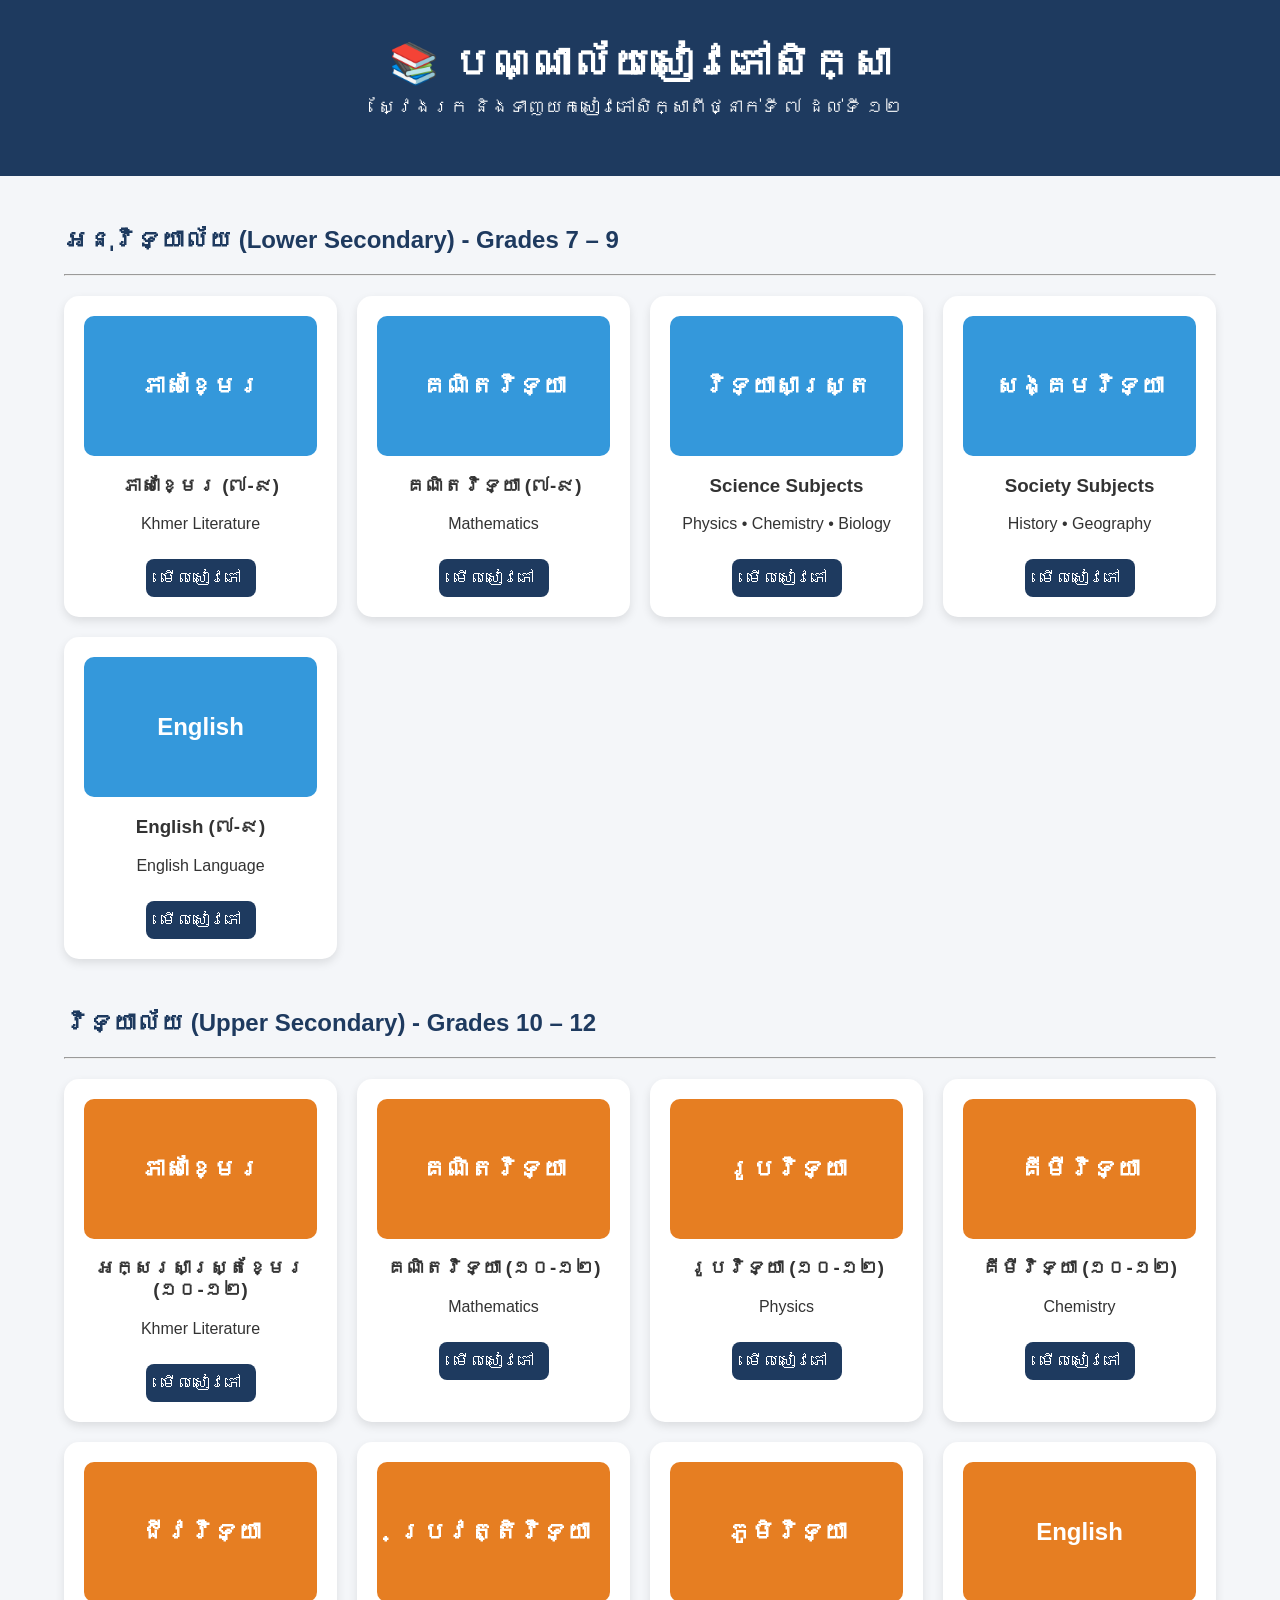
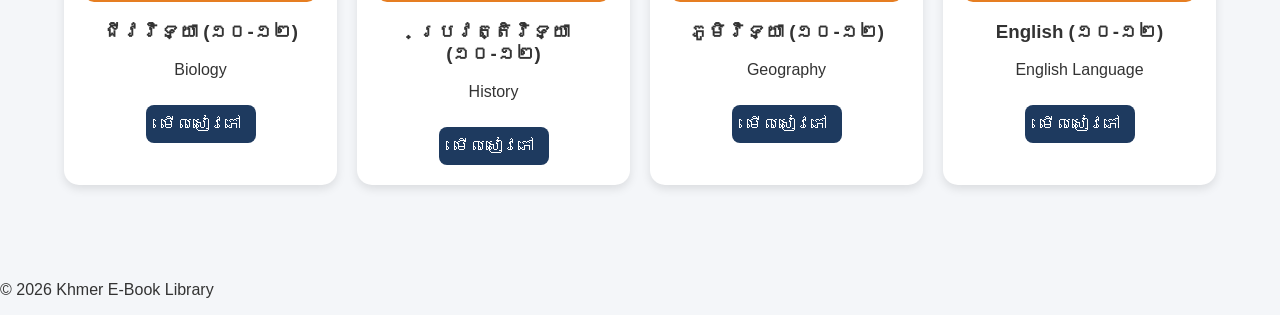
<file: index.html>
<!DOCTYPE html>
<html lang="km">

<head>
    <meta charset="UTF-8">
    <meta name="viewport" content="width=device-width, initial-scale=1.0">

    <title>Khmer E-Book Library</title>

    <link rel="stylesheet" href="style.css">
</head>

<body>

    <!-- HEADER -->
    <header class="main-header">

        <h1>📚 បណ្ណាល័យសៀវភៅសិក្សា</h1>

        <p>
            ស្វែងរក និងទាញយកសៀវភៅសិក្សាពីថ្នាក់ទី ៧ ដល់ទី ១២
        </p>

    </header>

    <!-- MAIN CONTENT -->
    <main class="container">

        <!-- LOWER SECONDARY -->
        <section class="school-level">

            <h2>
                អនុវិទ្យាល័យ (Lower Secondary) - Grades 7 – 9
            </h2>

            <hr>

            <div class="book-grid">

                <!-- KHMER -->
                <div class="book-card">

                    <div class="book-cover secondary">
                        ភាសាខ្មែរ
                    </div>

                    <h3>ភាសាខ្មែរ (៧-៩)</h3>

                    <p>Khmer Literature</p>

                    <a href="khmer-secondary.html"
                       class="btn-download">

                       មើលសៀវភៅ

                    </a>

                </div>

                <!-- MATH -->
                <div class="book-card">

                    <div class="book-cover secondary">
                        គណិតវិទ្យា
                    </div>

                    <h3>គណិតវិទ្យា (៧-៩)</h3>

                    <p>Mathematics</p>

                    <a href="math-secondary.html"
                       class="btn-download">

                       មើលសៀវភៅ

                    </a>

                </div>

                <!-- SCIENCE -->
                <div class="book-card">

                    <div class="book-cover secondary">
                        វិទ្យាសាស្ត្រ
                    </div>

                    <h3>Science Subjects</h3>

                    <p>Physics • Chemistry • Biology</p>

                    <a href="Science secondary.html"
                       class="btn-download">

                       មើលសៀវភៅ

                    </a>

                </div>

                <!-- SOCIETY -->
                <div class="book-card">

                    <div class="book-cover secondary">
                        សង្គមវិទ្យា
                    </div>

                    <h3>Society Subjects</h3>

                    <p>History • Geography</p>

                    <a href="Society secondary.html"
                       class="btn-download">

                       មើលសៀវភៅ

                    </a>

                </div>

                <!-- ENGLISH -->
                <div class="book-card">

                    <div class="book-cover secondary">
                        English
                    </div>

                    <h3>English (៧-៩)</h3>

                    <p>English Language</p>

                    <a href="english-secondary.html"
                       class="btn-download">

                       មើលសៀវភៅ

                    </a>

                </div>

            </div>

        </section>

        <!-- HIGH SCHOOL -->
        <section class="school-level">

            <h2>
                វិទ្យាល័យ (Upper Secondary) - Grades 10 – 12
            </h2>

            <hr>

            <div class="book-grid">

                <!-- KHMER -->
                <div class="book-card">

                    <div class="book-cover high">
                        ភាសាខ្មែរ
                    </div>

                    <h3>អក្សរសាស្ត្រខ្មែរ (១០-១២)</h3>

                    <p>Khmer Literature</p>

                    <a href="khmer-high.html"
                       class="btn-download">

                       មើលសៀវភៅ

                    </a>

                </div>

                <!-- MATH -->
                <div class="book-card">

                    <div class="book-cover high">
                        គណិតវិទ្យា
                    </div>

                    <h3>គណិតវិទ្យា (១០-១២)</h3>

                    <p>Mathematics</p>

                    <a href="math-high.html"
                    class="btn-download">

                       មើលសៀវភៅ

                    </a>

                </div>

                <!-- PHYSICS -->
                <div class="book-card">

                    <div class="book-cover high">
                        រូបវិទ្យា
                    </div>

                    <h3>រូបវិទ្យា (១០-១២)</h3>

                    <p>Physics</p>

                    <a href="physics-high.html"
                       class="btn-download">

                       មើលសៀវភៅ

                    </a>

                </div>

                <!-- CHEMISTRY -->
                <div class="book-card">

                    <div class="book-cover high">
                        គីមីវិទ្យា
                    </div>

                    <h3>គីមីវិទ្យា (១០-១២)</h3>

                    <p>Chemistry</p>

                    <a href="chemistry-high.html"
                       class="btn-download">

                       មើលសៀវភៅ

                    </a>

                </div>

                <!-- BIOLOGY -->
                <div class="book-card">

                    <div class="book-cover high">
                        ជីវវិទ្យា
                    </div>

                    <h3>ជីវវិទ្យា (១០-១២)</h3>

                    <p>Biology</p>

                    <a href="biology-high.html"
                       class="btn-download">

                       មើលសៀវភៅ

                    </a>

                </div>

                <!-- HISTORY -->
                <div class="book-card">

                    <div class="book-cover high">
                        ប្រវត្តិវិទ្យា
                    </div>

                    <h3>ប្រវត្តិវិទ្យា (១០-១២)</h3>

                    <p>History</p>

                    <a href="history-high.html"
                       class="btn-download">

                       មើលសៀវភៅ

                    </a>

                </div>

                <!-- GEOGRAPHY -->
                <div class="book-card">

                    <div class="book-cover high">
                        ភូមិវិទ្យា
                    </div>

                    <h3>ភូមិវិទ្យា (១០-១២)</h3>

                    <p>Geography</p>

                    <a href="geography-high.html"
                       class="btn-download">

                       មើលសៀវភៅ

                    </a>

                </div>

                <!-- ENGLISH -->
                <div class="book-card">

                    <div class="book-cover high">
                        English
                    </div>

                    <h3>English (១០-១២)</h3>

                    <p>English Language</p>

                    <a href="english-high.html"
                       class="btn-download">

                       មើលសៀវភៅ

                    </a>

                </div>

            </div>

        </section>

    </main>

    <!-- FOOTER -->
    <footer>

        <p>
            © 2026 Khmer E-Book Library
        </p>

    </footer>

</body>
</html>
</file>
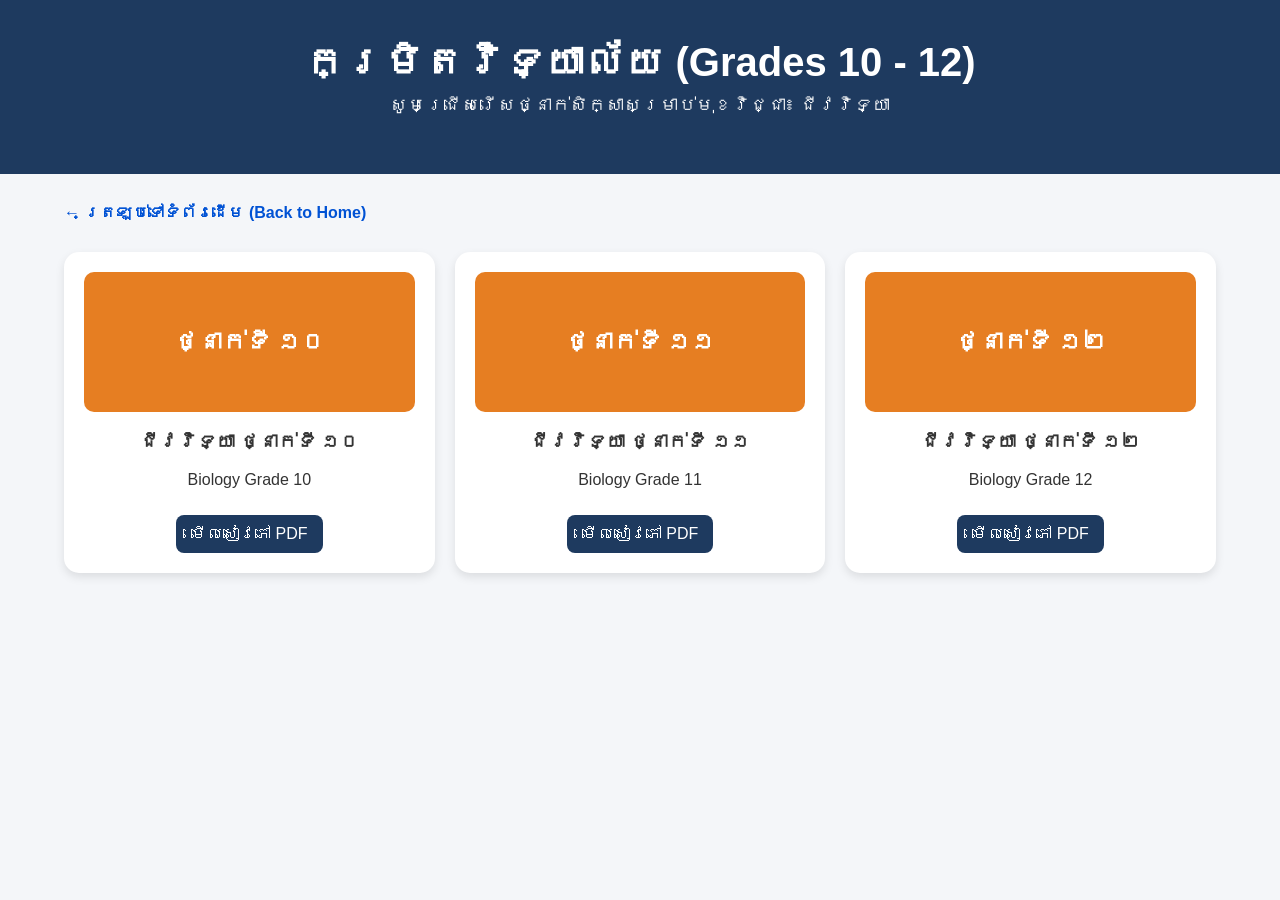
<file: biology-high.html>
<!DOCTYPE html>
<html lang="km">
<head>
    <meta charset="UTF-8">
    <meta name="viewport" content="width=device-width, initial-scale=1.0">
    <title>ជីវវិទ្យា ថ្នាក់ទី ១០-១២</title>
    <link rel="stylesheet" href="style.css">
</head>
<body>
    <header class="main-header">
        <h1>កម្រិតវិទ្យាល័យ (Grades 10 - 12)</h1>
        <p>សូមជ្រើសរើសថ្នាក់សិក្សាសម្រាប់មុខវិជ្ជា៖ ជីវវិទ្យា</p>
    </header>
    <main class="container">
        <div style="margin-bottom: 30px;">
            <a href="index.html" style="text-decoration: none; color: #0052d4; font-weight: bold;">← ត្រឡប់ទៅទំព័រដើម (Back to Home)</a>
        </div>
        <div class="book-grid">
            <div class="book-card">
                <div class="book-cover high">ថ្នាក់ទី ១០</div>
                <h3>ជីវវិទ្យា ថ្នាក់ទី ១០</h3>
                <p>Biology Grade 10</p>
                <a href="bio 10.pdf" target="_blank" class="btn-download">មើលសៀវភៅ PDF</a>
            </div>
            <div class="book-card">
                <div class="book-cover high">ថ្នាក់ទី ១១</div>
                <h3>ជីវវិទ្យា ថ្នាក់ទី ១១</h3>
                <p>Biology Grade 11</p>
                <a href="bio 11.pdf" target="_blank" class="btn-download">មើលសៀវភៅ PDF</a>
            </div>
            <div class="book-card">
                <div class="book-cover high">ថ្នាក់ទី ១២</div>
                <h3>ជីវវិទ្យា ថ្នាក់ទី ១២</h3>
                <p>Biology Grade 12</p>
                <a href="bio 12.pdf" target="_blank" class="btn-download">មើលសៀវភៅ PDF</a>
            </div>
        </div>
    </main>
</body>
</html>
</file>
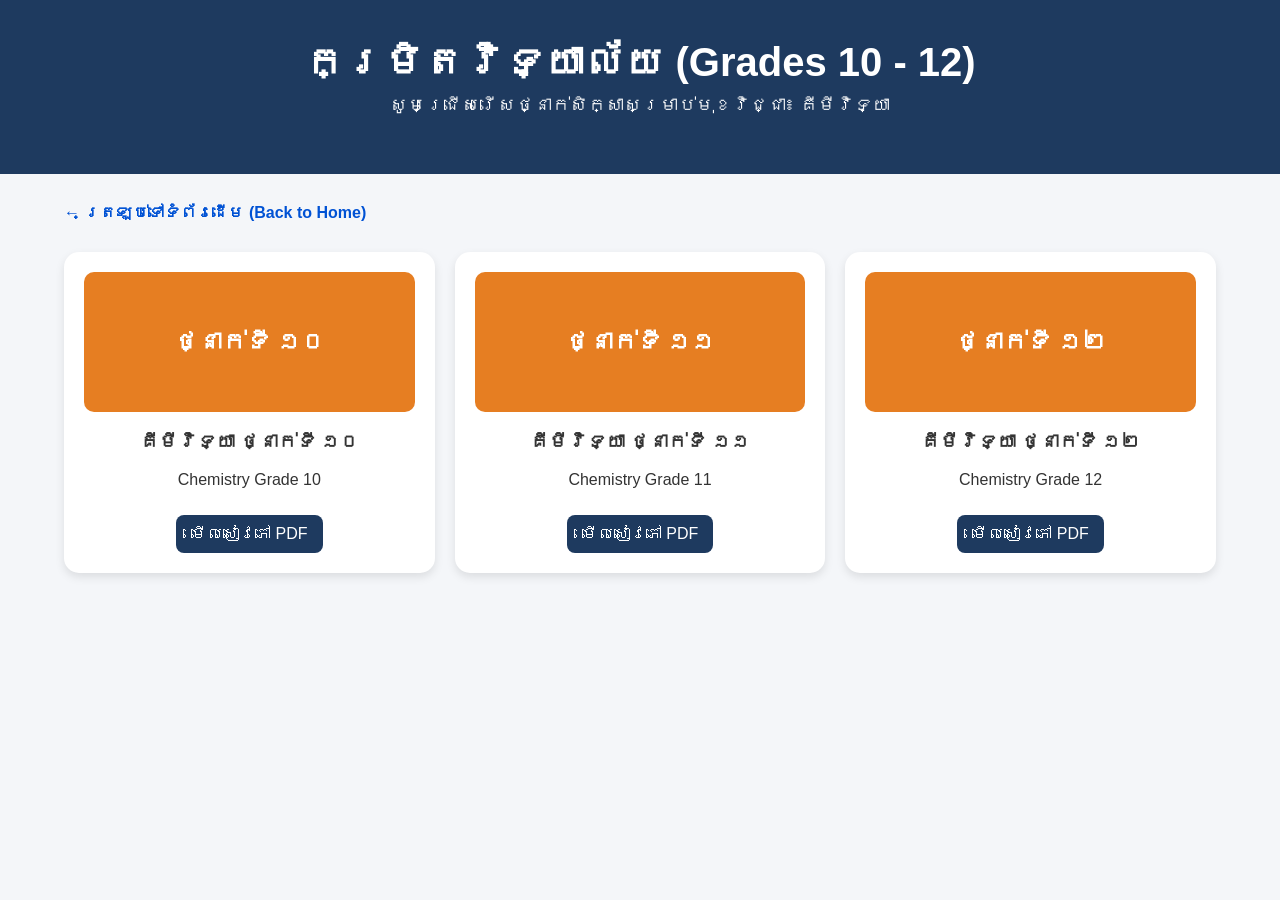
<file: chemistry-high.html>
<!DOCTYPE html>
<html lang="km">
<head>
    <meta charset="UTF-8">
    <meta name="viewport" content="width=device-width, initial-scale=1.0">
    <title>គីមីវិទ្យា ថ្នាក់ទី ១០-១២</title>
    <link rel="stylesheet" href="style.css">
</head>
<body>
    <header class="main-header">
        <h1>កម្រិតវិទ្យាល័យ (Grades 10 - 12)</h1>
        <p>សូមជ្រើសរើសថ្នាក់សិក្សាសម្រាប់មុខវិជ្ជា៖ គីមីវិទ្យា</p>
    </header>
    <main class="container">
        <div style="margin-bottom: 30px;">
            <a href="index.html" style="text-decoration: none; color: #0052d4; font-weight: bold;">← ត្រឡប់ទៅទំព័រដើម (Back to Home)</a>
        </div>
        <div class="book-grid">
            <div class="book-card">
                <div class="book-cover high">ថ្នាក់ទី ១០</div>
                <h3>គីមីវិទ្យា ថ្នាក់ទី ១០</h3>
                <p>Chemistry Grade 10</p>
                <a href="#" target="_blank" class="btn-download">មើលសៀវភៅ PDF</a>
            </div>
            <div class="book-card">
                <div class="book-cover high">ថ្នាក់ទី ១១</div>
                <h3>គីមីវិទ្យា ថ្នាក់ទី ១១</h3>
                <p>Chemistry Grade 11</p>
                <a href="#" target="_blank" class="btn-download">មើលសៀវភៅ PDF</a>
            </div>
            <div class="book-card">
                <div class="book-cover high">ថ្នាក់ទី ១២</div>
                <h3>គីមីវិទ្យា ថ្នាក់ទី ១២</h3>
                <p>Chemistry Grade 12</p>
                <a href="kimi 12.pdf" target="_blank" class="btn-download">មើលសៀវភៅ PDF</a>
            </div>
        </div>
    </main>
</body>
</html>
</file>
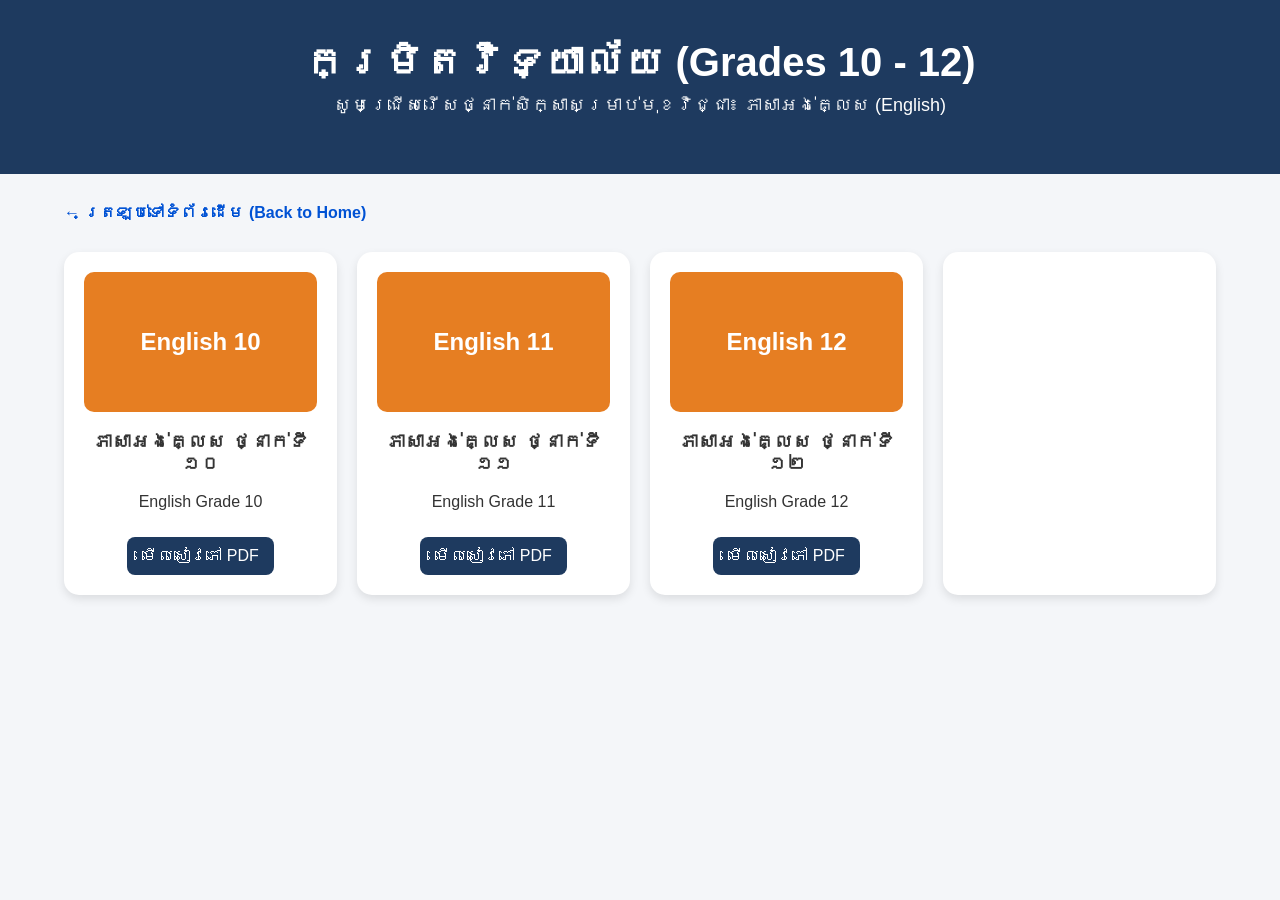
<file: english-high.html>
<!DOCTYPE html>
<html lang="km">
<head>
    <meta charset="UTF-8">
    <meta name="viewport" content="width=device-width, initial-scale=1.0">
    <title>ភាសាអង់គ្លេស ថ្នាក់ទី ១០-១២</title>
    <link rel="stylesheet" href="style.css">
</head>
<body>
    <header class="main-header">
        <h1>កម្រិតវិទ្យាល័យ (Grades 10 - 12)</h1>
        <p>សូមជ្រើសរើសថ្នាក់សិក្សាសម្រាប់មុខវិជ្ជា៖ ភាសាអង់គ្លេស (English)</p>
    </header>
    <main class="container">
        <div style="margin-bottom: 30px;">
            <a href="index.html" style="text-decoration: none; color: #0052d4; font-weight: bold;">← ត្រឡប់ទៅទំព័រដើម (Back to Home)</a>
        </div>
        <div class="book-grid">
            <div class="book-card">
                <div class="book-cover high">English 10</div>
                <h3>ភាសាអង់គ្លេស ថ្នាក់ទី ១០</h3>
                <p>English Grade 10</p>
                <a href="english 10.pdf" target="_blank" class="btn-download">មើលសៀវភៅ PDF</a>
            </div>
            <div class="book-card">
                <div class="book-cover high">English 11</div>
                <h3>ភាសាអង់គ្លេស ថ្នាក់ទី ១១</h3>
                <p>English Grade 11</p>
                <a href="english 11.pdf" target="_blank" class="btn-download">មើលសៀវភៅ PDF</a>
            </div>
            <div class="book-card">
                <div class="book-cover high">English 12</div>
                <h3>ភាសាអង់គ្លេស ថ្នាក់ទី ១២</h3>
                <p>English Grade 12</p>
                <a href="english 12.pdf" target="_blank" class="btn-download">មើលសៀវភៅ PDF</a>
            </div>
            <div class="book-card">
        </div>
    </main>
</body>
</html>
</file>
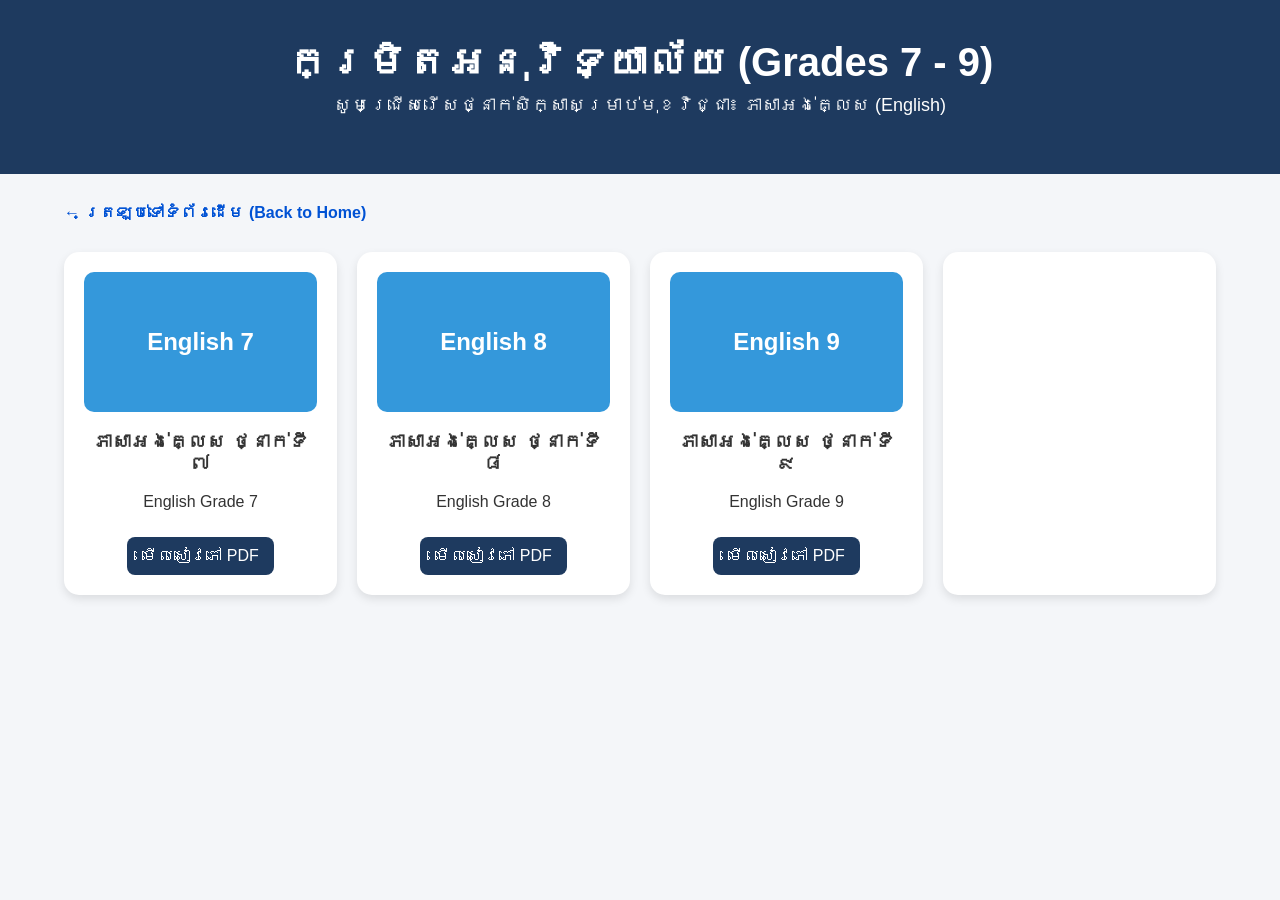
<file: english-secondary.html>
<!DOCTYPE html>
<html lang="km">
<head>
    <meta charset="UTF-8">
    <meta name="viewport" content="width=device-width, initial-scale=1.0">
    <title>ភាសាអង់គ្លេស ថ្នាក់ទី ៧-៩</title>
    <link rel="stylesheet" href="style.css">
</head>
<body>
    <header class="main-header">
        <h1>កម្រិតអនុវិទ្យាល័យ (Grades 7 - 9)</h1>
        <p>សូមជ្រើសរើសថ្នាក់សិក្សាសម្រាប់មុខវិជ្ជា៖ ភាសាអង់គ្លេស (English)</p>
    </header>
    <main class="container">
        <div style="margin-bottom: 30px;">
            <a href="index.html" style="text-decoration: none; color: #0052d4; font-weight: bold;">← ត្រឡប់ទៅទំព័រដើម (Back to Home)</a>
        </div>
        <div class="book-grid">
            <div class="book-card">
                <div class="book-cover secondary">English 7</div>
                <h3>ភាសាអង់គ្លេស ថ្នាក់ទី ៧</h3>
                <p>English Grade 7</p>
                <a href="ថ្នាក់ទី៧៖ English.pdf" target="_blank" class="btn-download">មើលសៀវភៅ PDF</a>
            </div>
            <div class="book-card">
                <div class="book-cover secondary">English 8</div>
                <h3>ភាសាអង់គ្លេស ថ្នាក់ទី ៨</h3>
                <p>English Grade 8</p>
                <a href="ថ្នាក់ទី៨៖ English Grade 8.pdf" target="_blank" class="btn-download">មើលសៀវភៅ PDF</a>
            </div>
            <div class="book-card">
                <div class="book-cover secondary">English 9</div>
                <h3>ភាសាអង់គ្លេស ថ្នាក់ទី ៩</h3>
                <p>English Grade 9</p>
                <a href="ថ្នាក់ទី៩៖ English Grade 9.pdf" target="_blank" class="btn-download">មើលសៀវភៅ PDF</a>
            </div>
            <div class="book-card">
        </div>
    </main>
</body>
</html>
</file>
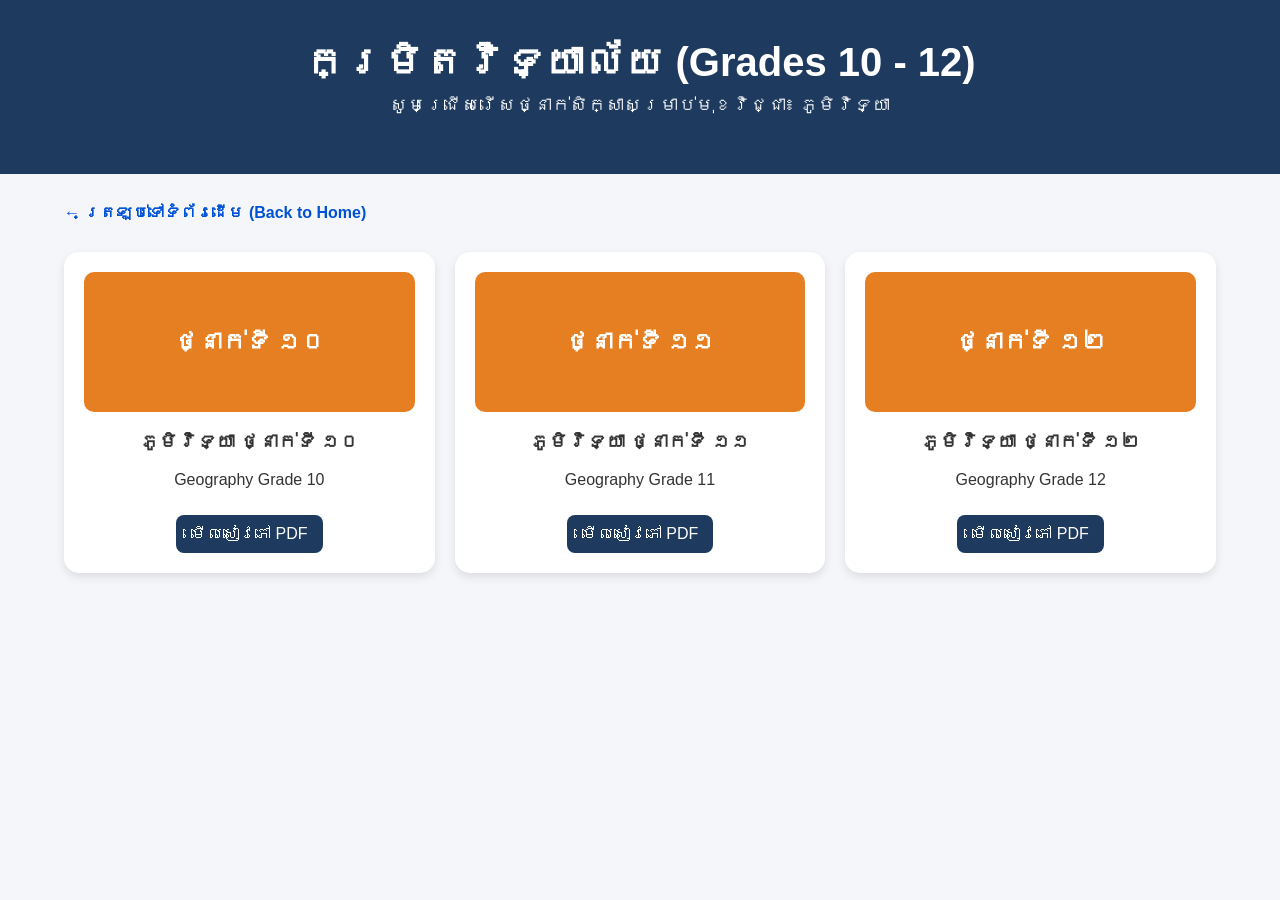
<file: geography-high.html>
<!DOCTYPE html>
<html lang="km">
<head>
    <meta charset="UTF-8">
    <meta name="viewport" content="width=device-width, initial-scale=1.0">
    <title>ភូមិវិទ្យា ថ្នាក់ទី ១០-១២</title>
    <link rel="stylesheet" href="style.css">
</head>
<body>
    <header class="main-header">
        <h1>កម្រិតវិទ្យាល័យ (Grades 10 - 12)</h1>
        <p>សូមជ្រើសរើសថ្នាក់សិក្សាសម្រាប់មុខវិជ្ជា៖ ភូមិវិទ្យា</p>
    </header>
    <main class="container">
        <div style="margin-bottom: 30px;">
            <a href="index.html" style="text-decoration: none; color: #0052d4; font-weight: bold;">← ត្រឡប់ទៅទំព័រដើម (Back to Home)</a>
        </div>
        <div class="book-grid">
            <div class="book-card">
                <div class="book-cover high">ថ្នាក់ទី ១០</div>
                <h3>ភូមិវិទ្យា ថ្នាក់ទី ១០</h3>
                <p>Geography Grade 10</p>
                <a href="#" target="_blank" class="btn-download">មើលសៀវភៅ PDF</a>
            </div>
            <div class="book-card">
                <div class="book-cover
    high">ថ្នាក់ទី ១១</div>
                <h3>ភូមិវិទ្យា ថ្នាក់ទី ១១</h3>
                <p>Geography Grade 11</p>
                <a href="geo 11.pdf" target="_blank" class="btn-download">មើលសៀវភៅ PDF</a>
            </div>
            <div class="book-card">
                <div class="book-cover
        high">ថ្នាក់ទី ១២</div>
                <h3>ភូមិវិទ្យា ថ្នាក់ទី ១២</h3>
                <p>Geography Grade 12</p>
                <a href="geo 12.pdf" target="_blank" class="btn-download">មើលសៀវភៅ PDF</a>
            </div>
        </div>
    </main>
</body>
</html>
</file>
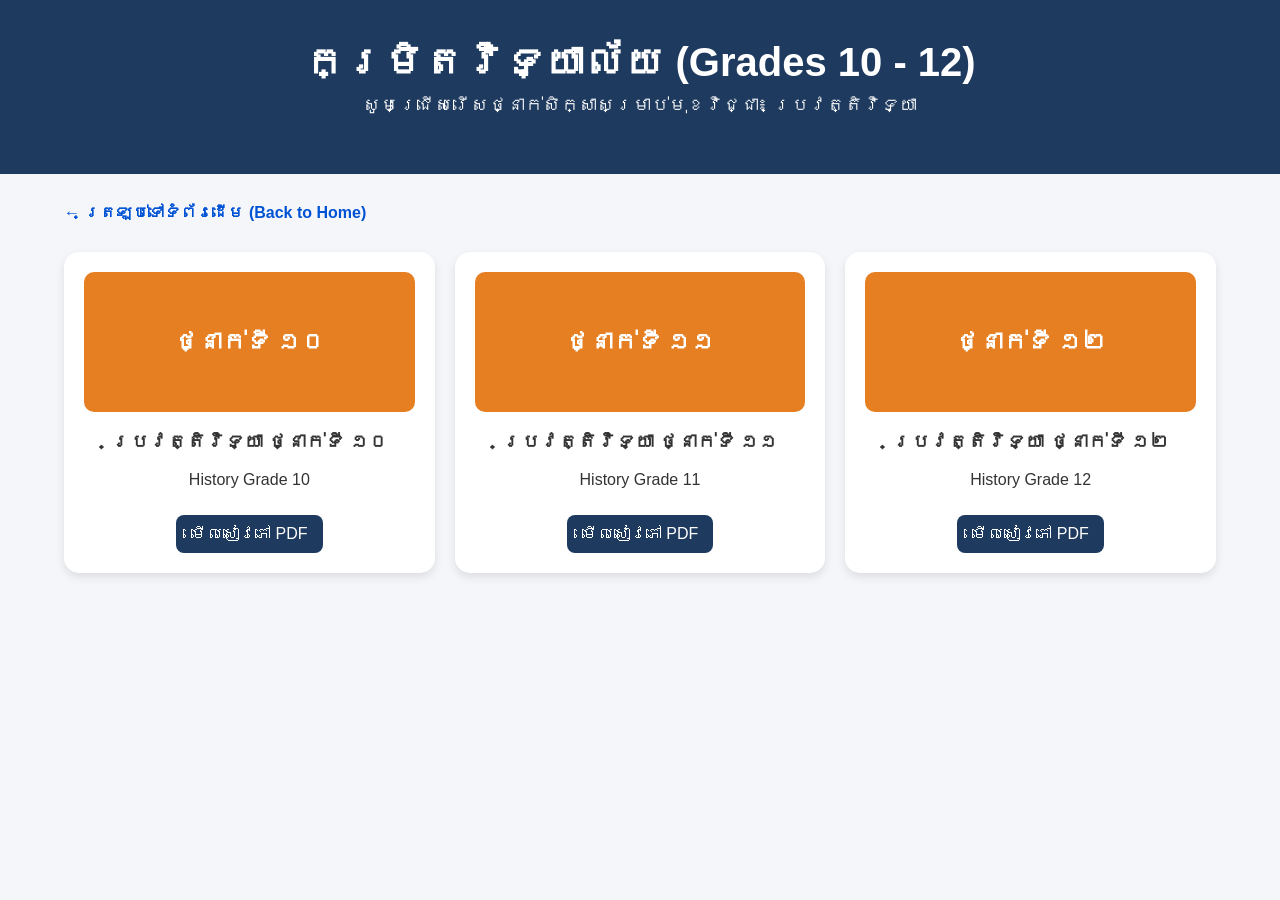
<file: history-high.html>
<!DOCTYPE html>
<html lang="km">
<head>
    <meta charset="UTF-8">
    <meta name="viewport" content="width=device-width, initial-scale=1.0">
    <title>ប្រវត្តិវិទ្យា ថ្នាក់ទី ១០-១២</title>
    <link rel="stylesheet" href="style.css">
</head>
<body>
    <header class="main-header">
        <h1>កម្រិតវិទ្យាល័យ (Grades 10 - 12)</h1>
        <p>សូមជ្រើសរើសថ្នាក់សិក្សាសម្រាប់មុខវិជ្ជា៖ ប្រវត្តិវិទ្យា</p>
    </header>
    <main class="container">
        <div style="margin-bottom: 30px;">
            <a href="index.html" style="text-decoration: none; color: #0052d4; font-weight: bold;">← ត្រឡប់ទៅទំព័រដើម (Back to Home)</a>
        </div>
        <div class="book-grid">
            <div class="book-card">
                <div class="book-cover high">ថ្នាក់ទី ១០</div>
                <h3>ប្រវត្តិវិទ្យា ថ្នាក់ទី ១០</h3>
                <p>History Grade 10</p>
                <a href="#" target="_blank" class="btn-download">មើលសៀវភៅ PDF</a>
            </div>
            <div class="book-card">
                <div class="book-cover high">ថ្នាក់ទី ១១</div>
                <h3>ប្រវត្តិវិទ្យា ថ្នាក់ទី ១១</h3>
                <p>History Grade 11</p>
                <a href="history 11.pdf" target="_blank" class="btn-download">មើលសៀវភៅ PDF</a>
            </div>
            <div class="book-card">
                <div class="book-cover high">ថ្នាក់ទី ១២</div>
                <h3>ប្រវត្តិវិទ្យា ថ្នាក់ទី ១២</h3>
                <p>History Grade 12</p>
                <a href="history 12.pdf" target="_blank" class="btn-download">មើលសៀវភៅ PDF</a>
            </div>
        </div>
    </main>
</body>
</html>
</file>
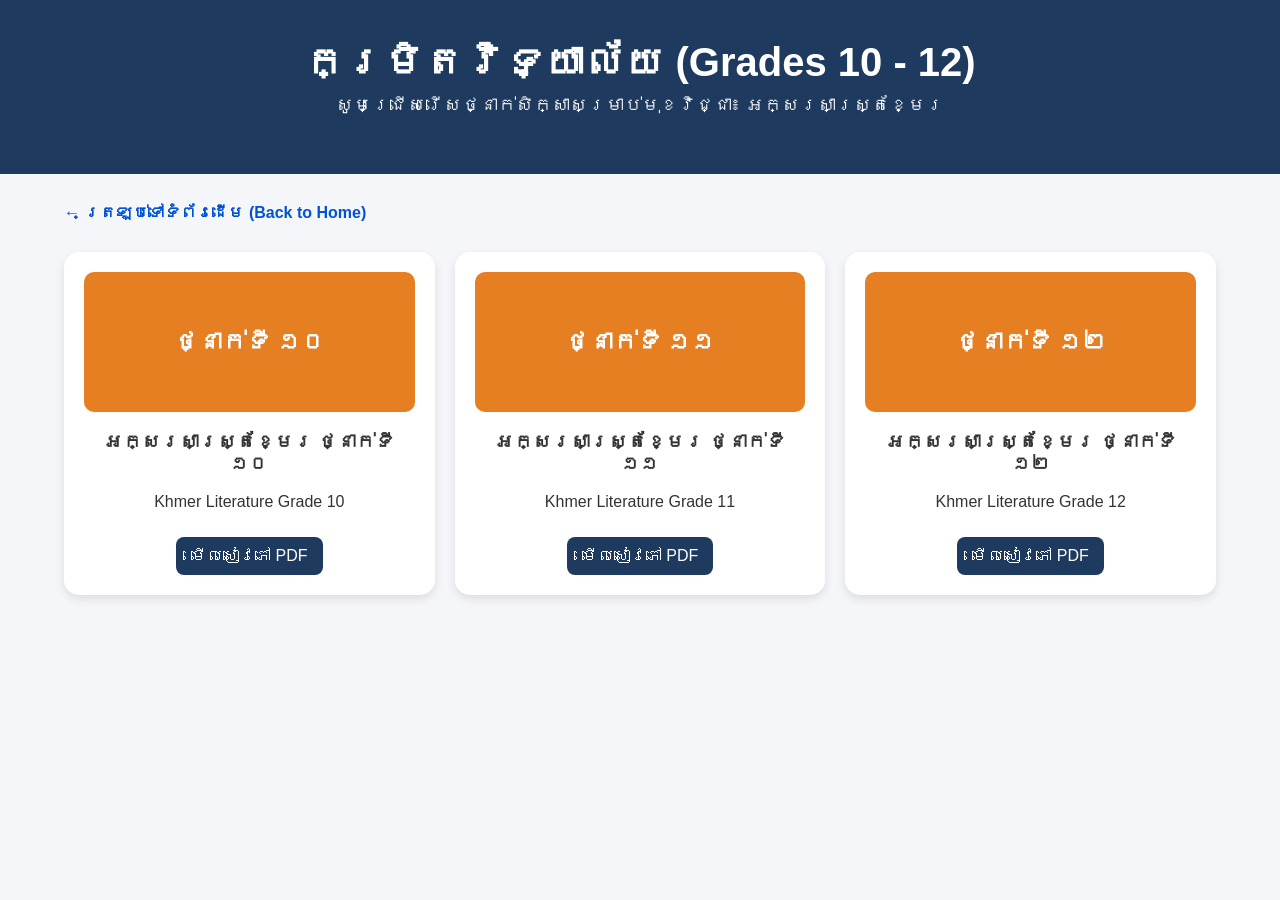
<file: khmer-high.html>
<!DOCTYPE html>
<html lang="km">
<head>
    <meta charset="UTF-8">
    <meta name="viewport" content="width=device-width, initial-scale=1.0">
    <title>អក្សរសាស្ត្រខ្មែរ ថ្នាក់ទី ១០-១២</title>
    <link rel="stylesheet" href="style.css">
</head>
<body>
    <header class="main-header">
        <h1>កម្រិតវិទ្យាល័យ (Grades 10 - 12)</h1>
        <p>សូមជ្រើសរើសថ្នាក់សិក្សាសម្រាប់មុខវិជ្ជា៖ អក្សរសាស្ត្រខ្មែរ</p>
    </header>
    <main class="container">
        <div style="margin-bottom: 30px;">
            <a href="index.html" style="text-decoration: none; color: #0052d4; font-weight: bold;">← ត្រឡប់ទៅទំព័រដើម (Back to Home)</a>
        </div>
        <div class="book-grid">
            <div class="book-card">
                <div class="book-cover high">ថ្នាក់ទី ១០</div>
                <h3>អក្សរសាស្ត្រខ្មែរ ថ្នាក់ទី ១០</h3>
                <p>Khmer Literature Grade 10</p>
                <a href="ថ្នាក់ទី១០៖_ភាសាខ្មែរ.pdf" target="_blank" class="btn-download">មើលសៀវភៅ PDF</a>
            </div>
            <div class="book-card">
                <div class="book-cover high">ថ្នាក់ទី ១១</div>
                <h3>អក្សរសាស្ត្រខ្មែរ ថ្នាក់ទី ១១</h3>
                <p>Khmer Literature Grade 11</p>
                <a href="" target="_blank" class="btn-download">មើលសៀវភៅ PDF</a>
            </div>
            <div class="book-card">
                <div class="book-cover high">ថ្នាក់ទី ១២</div>
                <h3>អក្សរសាស្ត្រខ្មែរ ថ្នាក់ទី ១២</h3>
                <p>Khmer Literature Grade 12</p>
                <a href="khmer 12.pdf" target="_blank" class="btn-download">មើលសៀវភៅ PDF</a>
            </div>
        </div>
    </main>
</body>
</html>
</file>
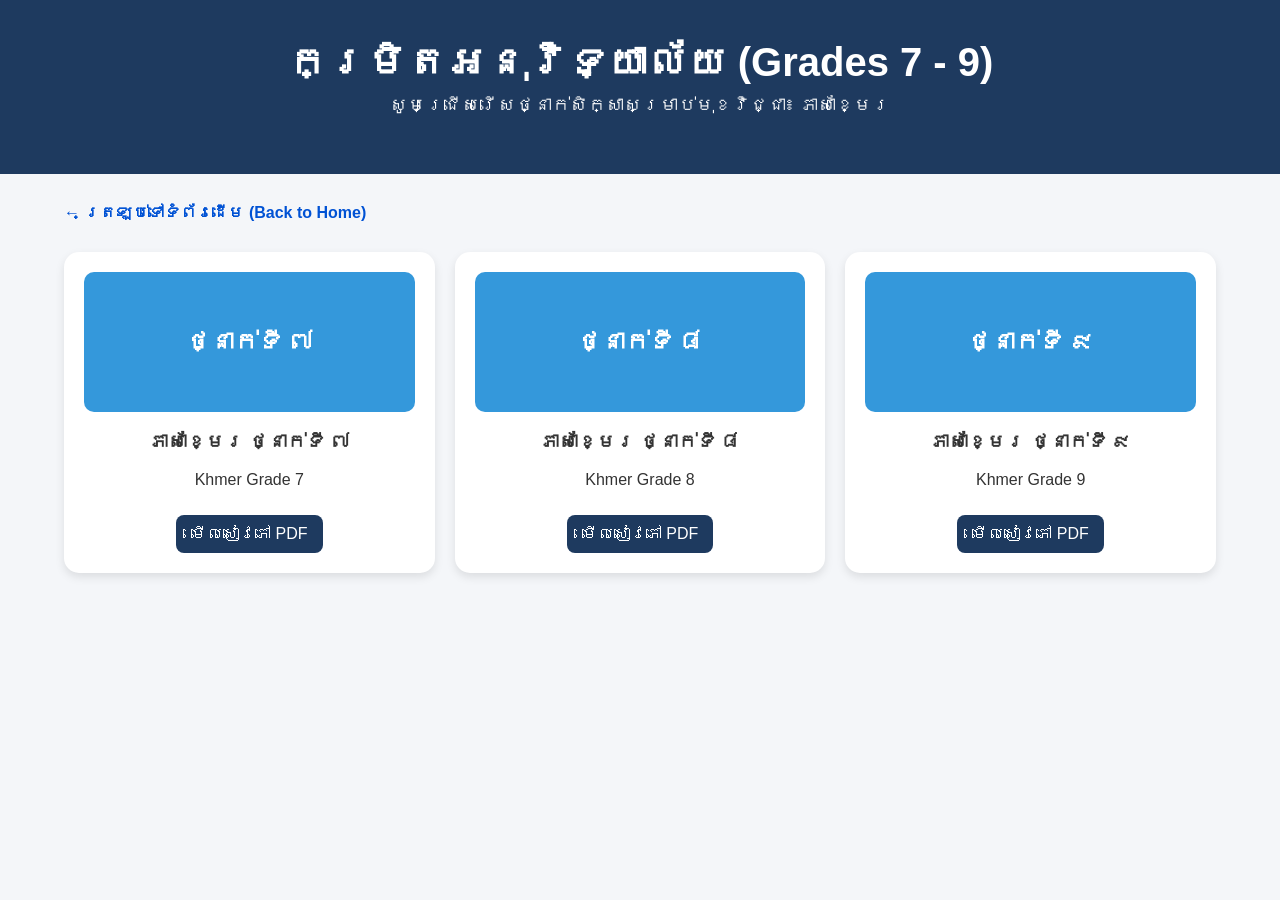
<file: khmer-secondary.html>
<!DOCTYPE html>
<html lang="km">
<head>
    <meta charset="UTF-8">
    <meta name="viewport" content="width=device-width, initial-scale=1.0">
    <title>ភាសាខ្មែរ ថ្នាក់ទី ៧-៩</title>
    <link rel="stylesheet" href="style.css">
</head>
<body>
    <header class="main-header">
        <h1>កម្រិតអនុវិទ្យាល័យ (Grades 7 - 9)</h1>
        <p>សូមជ្រើសរើសថ្នាក់សិក្សាសម្រាប់មុខវិជ្ជា៖ ភាសាខ្មែរ</p>
    </header>
    <main class="container">
        <div style="margin-bottom: 30px;">
            <a href="index.html" style="text-decoration: none; color: #0052d4; font-weight: bold;">← ត្រឡប់ទៅទំព័រដើម (Back to Home)</a>
        </div>
        <div class="book-grid">
            <div class="book-card">
                <div class="book-cover secondary">ថ្នាក់ទី ៧</div>
                <h3>ភាសាខ្មែរ ថ្នាក់ទី ៧</h3>
                <p>Khmer Grade 7</p>
                <a href="ថ្នាក់ទី៧៖ ភាសាខ្មែរ.pdf" target="_blank" class="btn-download">មើលសៀវភៅ PDF</a>
            </div>
            <div class="book-card">
                <div class="book-cover secondary">ថ្នាក់ទី ៨</div>
                <h3>ភាសាខ្មែរ ថ្នាក់ទី ៨</h3>
                <p>Khmer Grade 8</p>
                <a href="ថ្នាក់ទី៨៖ ភាសាខ្មែរ.pdf" target="_blank" class="btn-download">មើលសៀវភៅ PDF</a>
            </div>
            <div class="book-card">
                <div class="book-cover secondary">ថ្នាក់ទី ៩</div>
                <h3>ភាសាខ្មែរ ថ្នាក់ទី ៩</h3>
                <p>Khmer Grade 9</p>
</html>
                <a href="ថ្នាក់ទី៩៖ ភាសាខ្មែរ.pdf" target="_blank" class="btn-download">មើលសៀវភៅ PDF</a>
            </div>
        </div>
    </main>
</body>
</html>
</file>
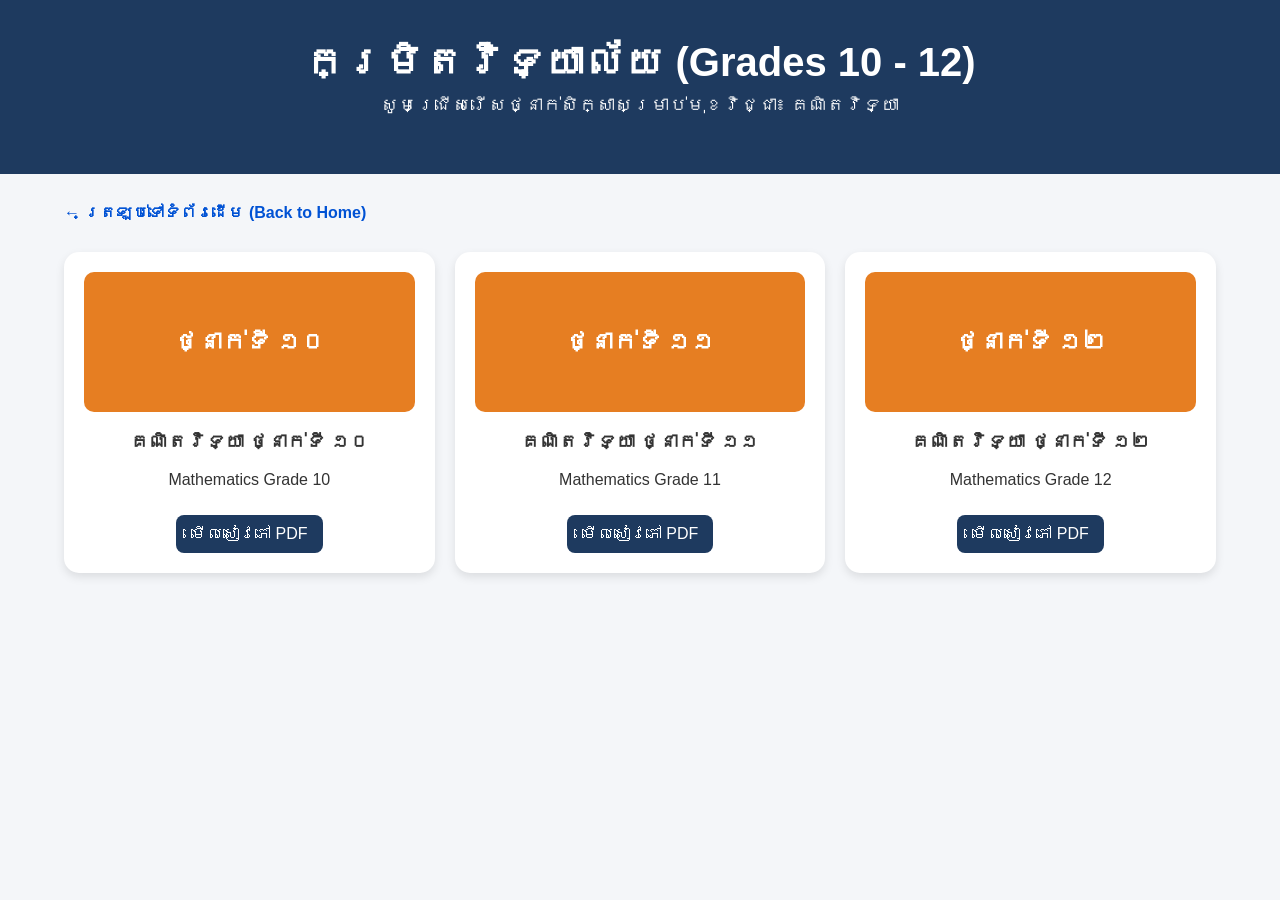
<file: math-high.html>
<!DOCTYPE html>
<html lang="km">
<head>
    <meta charset="UTF-8">
    <meta name="viewport" content="width=device-width, initial-scale=1.0">
    <title>គណិតវិទ្យា ថ្នាក់ទី ១០-១២</title>
    <link rel="stylesheet" href="style.css">
</head>
<body>

    <header class="main-header">
        <h1>កម្រិតវិទ្យាល័យ (Grades 10 - 12)</h1>
        <p>សូមជ្រើសរើសថ្នាក់សិក្សាសម្រាប់មុខវិជ្ជា៖ គណិតវិទ្យា</p>
    </header>

    <main class="container">
        <div style="margin-bottom: 30px;">
            <a href="index.html" style="text-decoration: none; color: #0052d4; font-weight: bold;">← ត្រឡប់ទៅទំព័រដើម (Back to Home)</a>
        </div>

        <div class="book-grid">
            <div class="book-card">
                <div class="book-cover high">ថ្នាក់ទី ១០</div>
                <h3>គណិតវិទ្យា ថ្នាក់ទី ១០</h3>
                <p>Mathematics Grade 10</p>
                <a href="math10.jpg" target="_blank" class="btn-download">មើលសៀវភៅ PDF</a>
            
            </div>

            <div class="book-card">
                <div class="book-cover high">ថ្នាក់ទី ១១</div>
                <h3>គណិតវិទ្យា ថ្នាក់ទី ១១</h3>
                <p>Mathematics Grade 11</p>
                <a href="ថ្នាក់ទី១១៖_គណិតវិទ្យា_កម្រិតខ្ពស់.pdf" target="_blank" class="btn-download">មើលសៀវភៅ PDF</a>
            </div>

            <div class="book-card">
                <div class="book-cover high">ថ្នាក់ទី ១២</div>
                <h3>គណិតវិទ្យា ថ្នាក់ទី ១២</h3>
                <p>Mathematics Grade 12</p>
                <a href="ថ្នាក់ទី១២៖_គណិតវិទ្យា_កម្រិតខ្ពស់.pdf" target="_blank" class="btn-download">មើលសៀវភៅ PDF</a>
            </div>
        </div>
    </main>

</body>
</html>
</file>
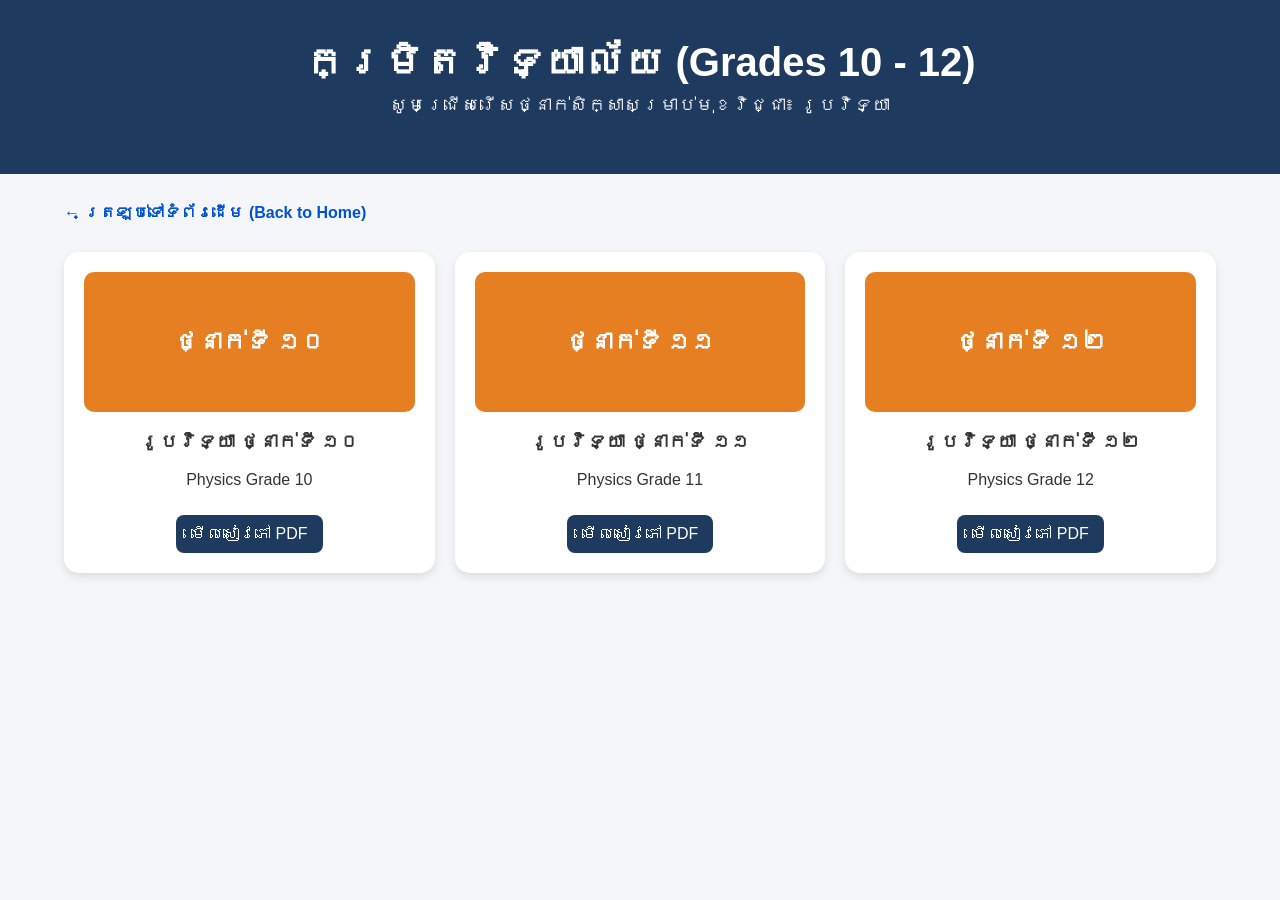
<file: physics-high.html>
<!DOCTYPE html>
<html lang="km">
<head>
    <meta charset="UTF-8">
    <meta name="viewport" content="width=device-width, initial-scale=1.0">
    <title>រូបវិទ្យា ថ្នាក់ទី ១០-១២</title>
    <link rel="stylesheet" href="style.css">
</head>
<body>
    <header class="main-header">
        <h1>កម្រិតវិទ្យាល័យ (Grades 10 - 12)</h1>
        <p>សូមជ្រើសរើសថ្នាក់សិក្សាសម្រាប់មុខវិជ្ជា៖ រូបវិទ្យា</p>
    </header>
    <main class="container">
        <div style="margin-bottom: 30px;">
            <a href="index.html" style="text-decoration: none; color: #0052d4; font-weight: bold;">← ត្រឡប់ទៅទំព័រដើម (Back to Home)</a>
        </div>
        <div class="book-grid">
            <div class="book-card">
                <div class="book-cover high">ថ្នាក់ទី ១០</div>
                <h3>រូបវិទ្យា ថ្នាក់ទី ១០</h3>
                <p>Physics Grade 10</p>
                <a href="ថ្នាក់ទី១០៖_រូបវិទ្យា.pdf" target="_blank" class="btn-download">មើលសៀវភៅ PDF</a>
            </div>
            <div class="book-card">
                <div class="book-cover high">ថ្នាក់ទី ១១</div>
                <h3>រូបវិទ្យា ថ្នាក់ទី ១១</h3>
                <p>Physics Grade 11</p>
                <a href="#" target="_blank" class="btn-download">មើលសៀវភៅ PDF</a>
            </div>
            <div class="book-card">
                <div class="book-cover high">ថ្នាក់ទី ១២</div>
                <h3>រូបវិទ្យា ថ្នាក់ទី ១២</h3>
                <p>Physics Grade 12</p>
                <a href="ថ្នាក់ទី១២៖_រូបវិទ្យា.pdf" target="_blank" class="btn-download">មើលសៀវភៅ PDF</a>
            </div>
        </div>
    </main>
</body>
</html>
</file>
<file: style.css>
body{
    font-family: Arial, sans-serif;
    margin:0;
    background:#f4f6f9;
    color:#333;
}

.main-header{
    background:#1e3a5f;
    color:white;
    text-align:center;
    padding:40px 20px;
}

.main-header h1{
    margin:0;
    font-size:40px;
}

.main-header p{
    margin-top:10px;
    font-size:18px;
}

.container{
    width:90%;
    margin:auto;
    padding:30px 0;
}

.school-level{
    margin-bottom:50px;
}

.school-level h2{
    color:#1e3a5f;
}

.book-grid{
    display:grid;
    grid-template-columns:repeat(auto-fit,minmax(220px,1fr));
    gap:20px;
    margin-top:20px;
}

.book-card{
    background:white;
    border-radius:15px;
    padding:20px;
    text-align:center;
    box-shadow:0 4px 10px rgba(0,0,0,0.1);
    transition:0.3s;
}

.book-card:hover{
    transform:translateY(-5px);
}

.book-cover{
    height:140px;
    border-radius:10px;
    display:flex;
    align-items:center;
    justify-content:center;
    color:white;
    font-size:24px;
    font-weight:bold;
    margin-bottom:15px;
}

.secondary{
    background:#3498db;
}

.high{
    background:#e67e22;
}

.btn-download{
    display:inline-block;
    margin-top:10px;
    padding:10px 15px;
    background:#1e3a5f;
    color:white;
    text-decoration:none;
    border-radius:8px;
}

.btn-download:hover{
    background:#3498db;
}
</file>
